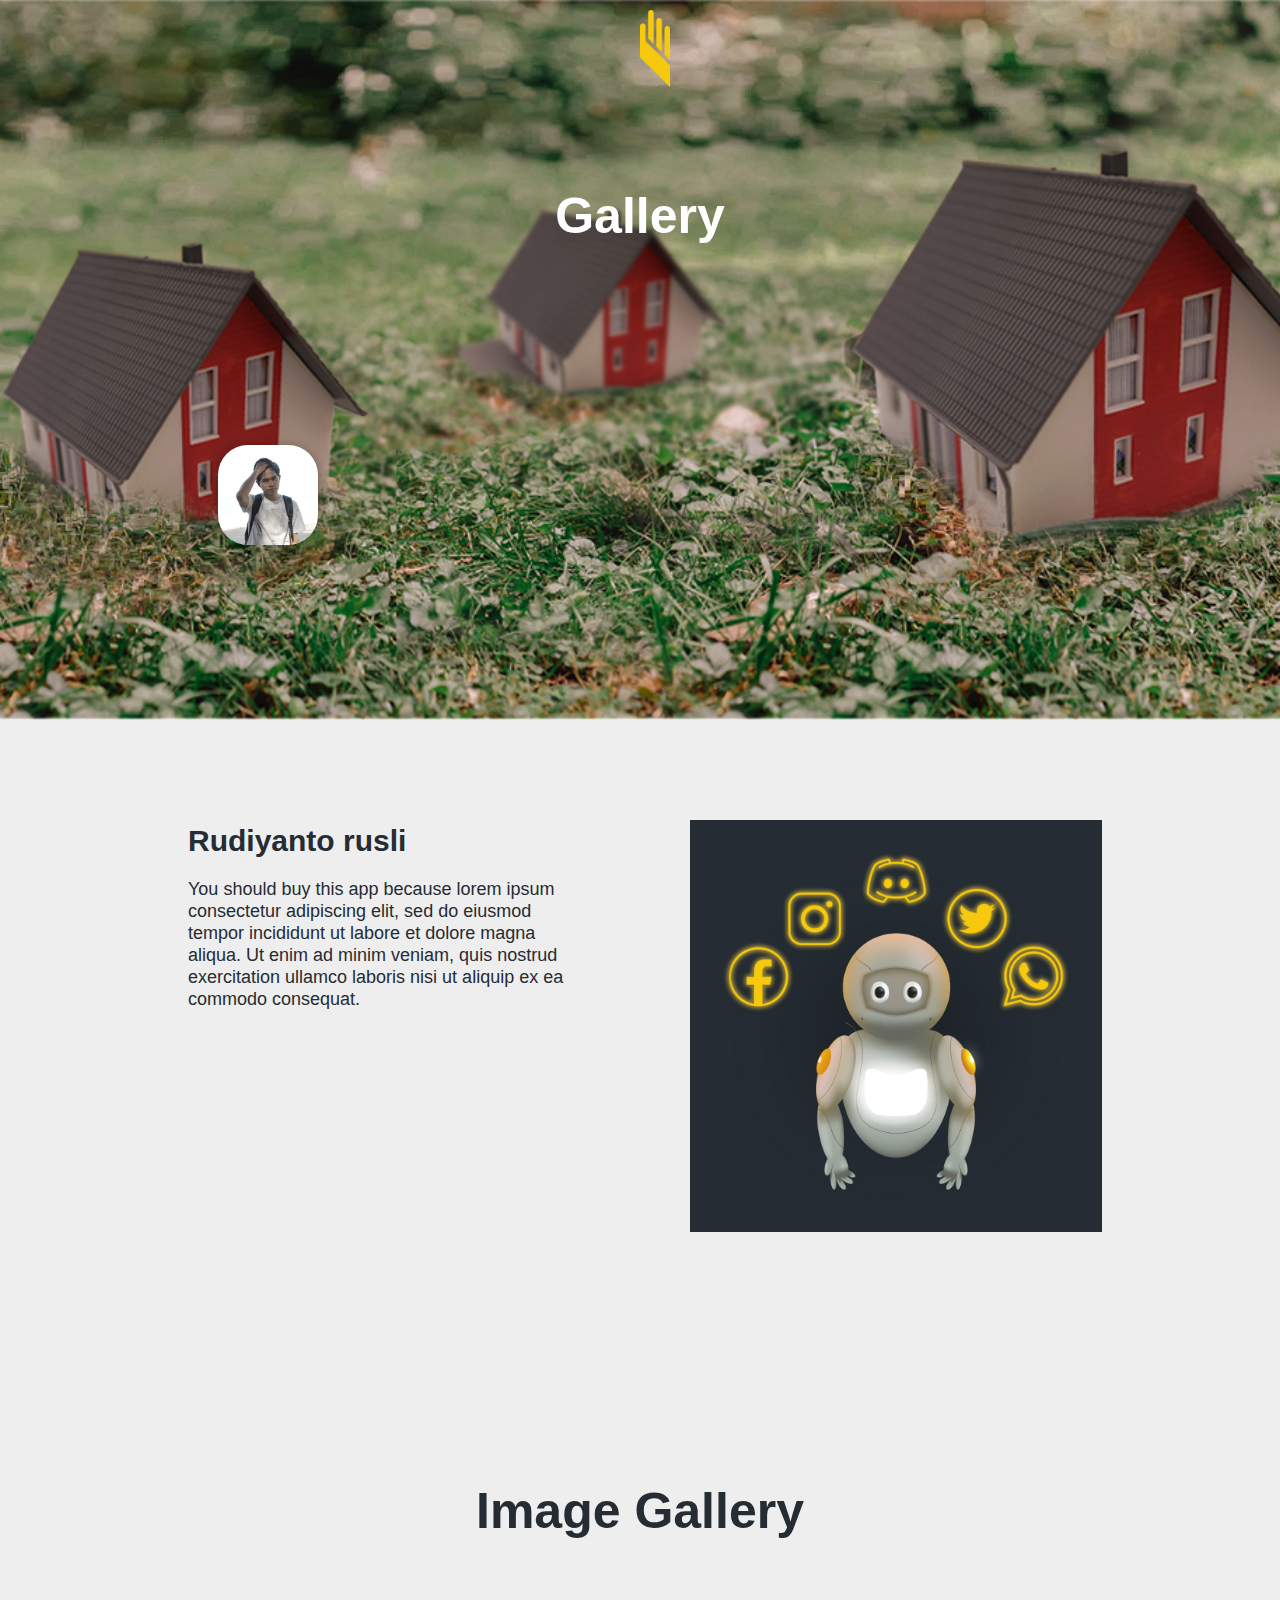
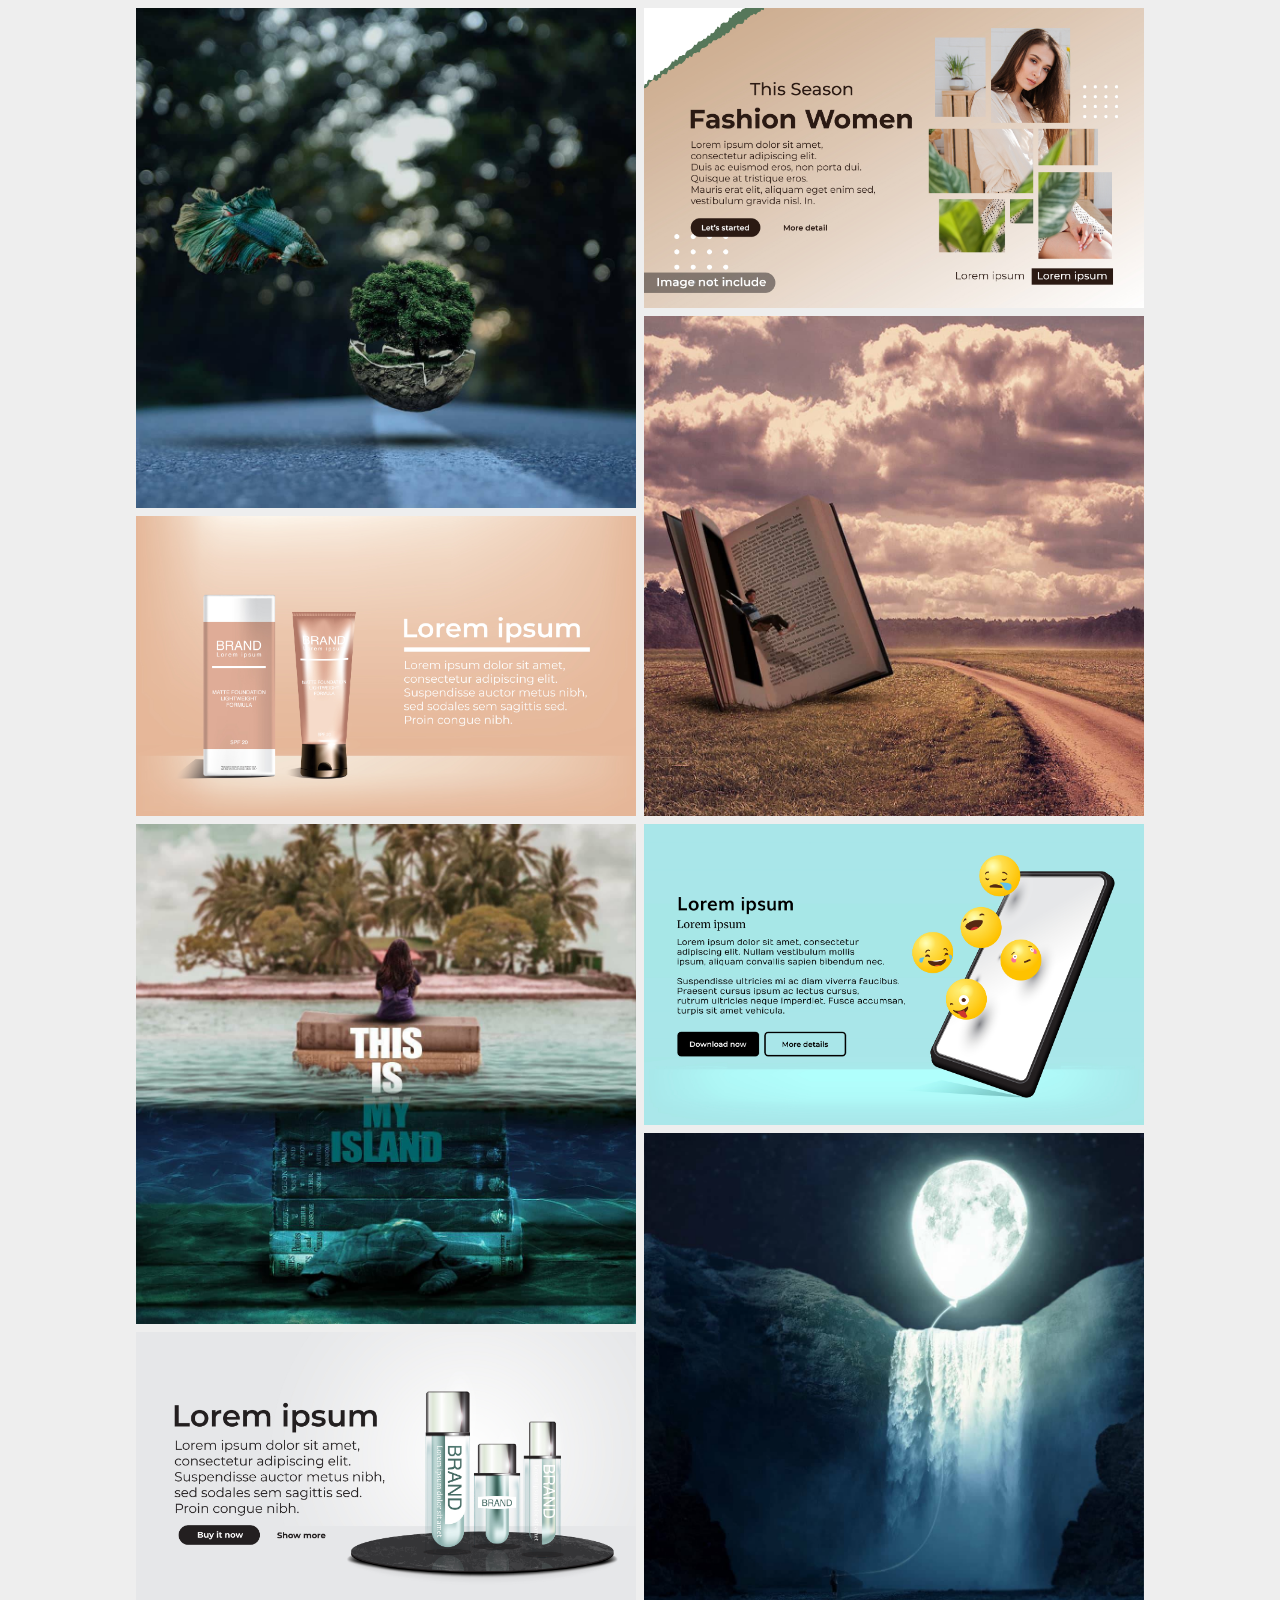
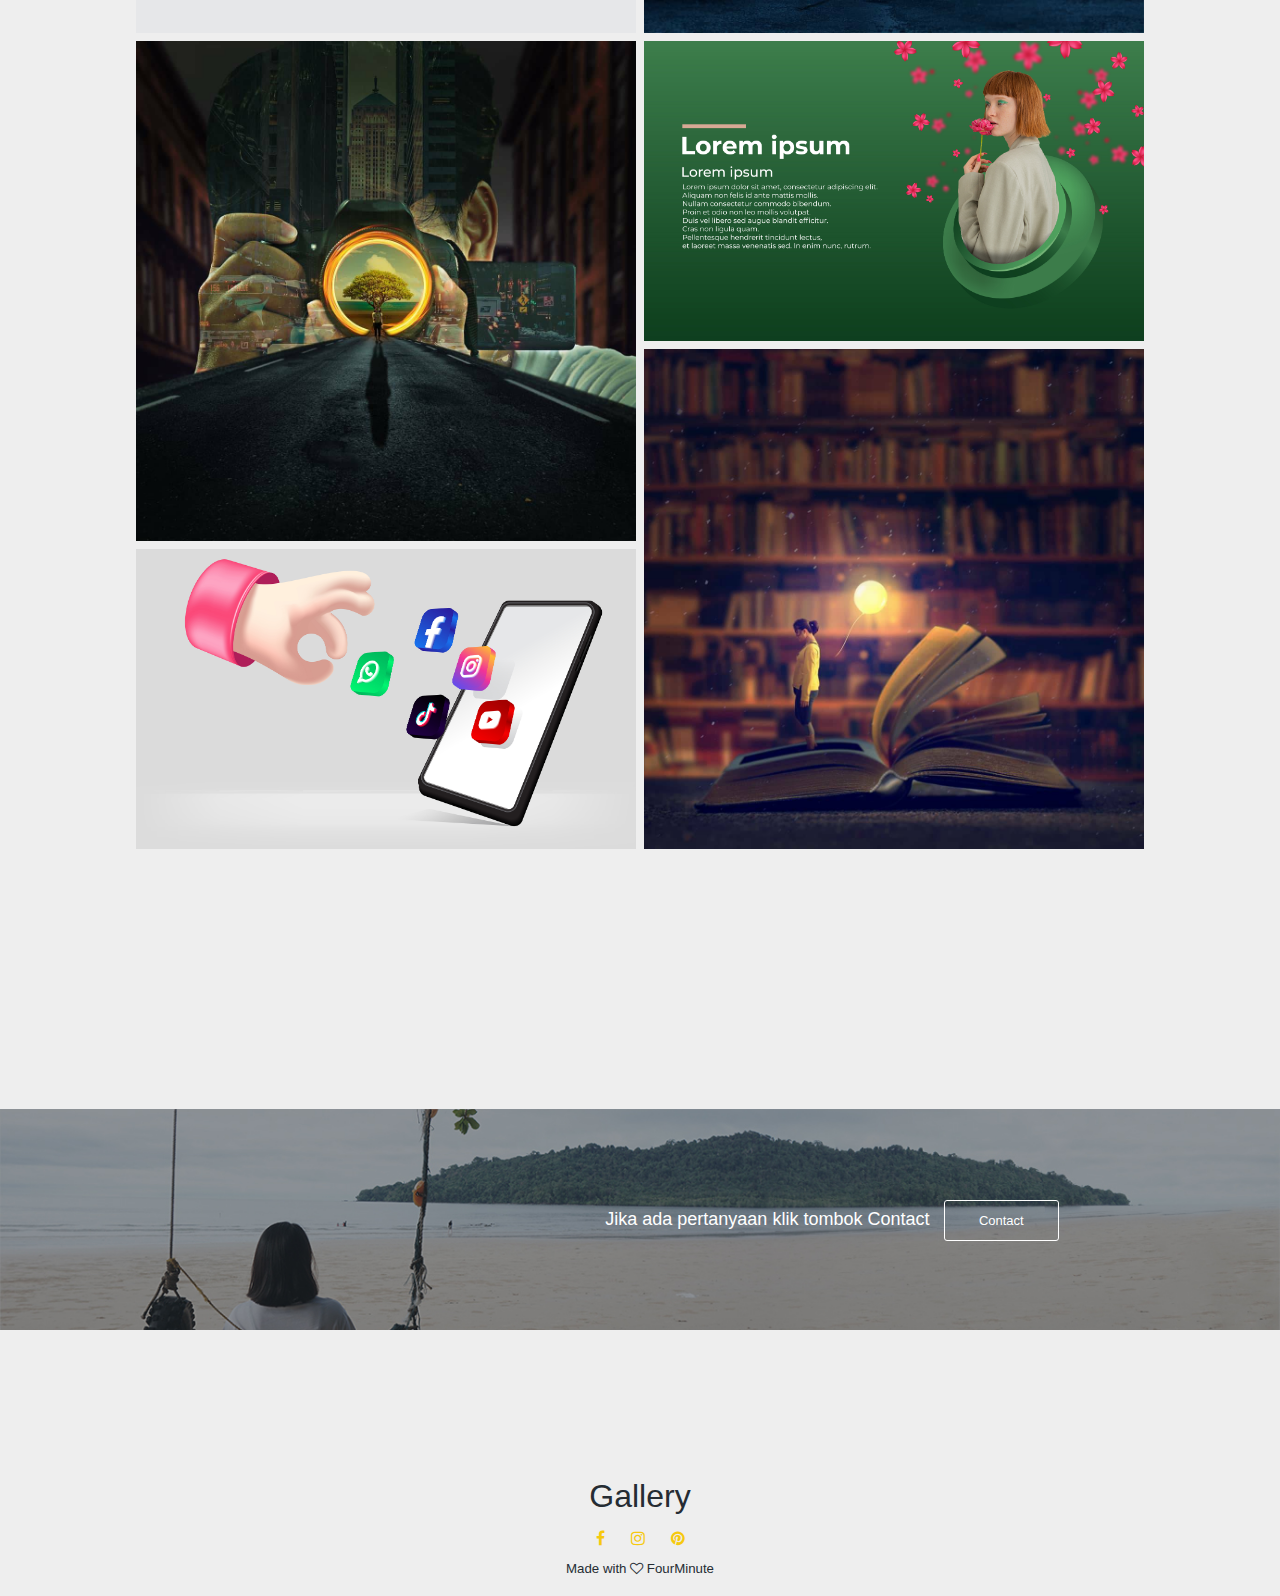
<file: Gallery.html>
<!DOCTYPE html>
<html lang="en">
<head>
    <meta charset="UTF-8">
    <meta http-equiv="X-UA-Compatible" content="IE=edge">
    <meta name="viewport" content="width=device-width, initial-scale=1.0">
    <title>Four minute</title>
    <link rel="icon" type="image/x-icon" href="/Icon/Favicon.png">
    <link rel="stylesheet" href="style.css">
    <link rel="preconnect" href="https://fonts.googleapis.com">
<link rel="preconnect" href="https://fonts.gstatic.com" crossorigin>
<link rel="stylesheet" href="https://cdnjs.cloudflare.com/ajax/libs/font-awesome/4.7.0/css/font-awesome.min.css" integrity="sha256-eZrrJcwDc/3uDhsdt61sL2oOBY362qM3lon1gyExkL0=" crossorigin="anonymous" />

</head>
<body class="gallerybodydark">
<section class="sub-header">
        <nav>
            <img src="/Icon/Logo yellow.png" id="gallerydark"></a>
        </nav>
        <h1>Gallery</h1>
        <div id="profilicon"></div>
</section>



<!--- About --->

<section id="gallerysatu">
<!-- The App Section -->
<div class="satu">
    <div class="dua">
        <div class="tiga-66">
            <p><span style="font-size:30px"><b>Rudiyanto rusli</b></span><br><br>You should buy this app because lorem ipsum consectetur adipiscing elit, sed do eiusmod tempor incididunt ut labore et dolore magna aliqua. Ut enim ad minim veniam, quis nostrud exercitation ullamco laboris nisi ut aliquip ex ea commodo consequat.</p>
        </div>
    <div class="empat-33">
        <img src="/Image/Gallery/Robot2.jpg" width="100%">
    </div>
    </div>
</div>
</section>


<!-- Gallery -->

<div class="mygallery">
    <h1>Image Gallery</h1>
</div>




<section id="bodygallery">
<!-- Photo Grid -->

    <div class="galleryrow"> 

        <div class="columngallery">
            <img src="/Image/Gallery/Gambar1.jpg" style="width:100%">
            <img src="/Image/Gallery/Gambar4.jpg" style="width:100%">
            <img src="/Image/Gallery/Gambar5.jpg" style="width:100%">
            <img src="/Image/Gallery/Gambar2.jpg" style="width:100%">
            <img src="/Image/Gallery/Gambar3.jpg" style="width:100%">
            <img src="/Image/Gallery/Gambar12.jpg" style="width:100%">
        </div>  
        <div class="columngallery">
            <img src="/Image/Gallery/Gambar6.jpg" style="width:100%">
            <img src="/Image/Gallery/Gambar9.jpg" style="width:100%">
            <img src="/Image/Gallery/Gambar8.jpg" style="width:100%">
            <img src="/Image/Gallery/Gambar11.jpg" style="width:100%">
            <img src="/Image/Gallery/Gambar10.jpg" style="width:100%">
            <img src="/Image/Gallery/Gambar7.jpg" style="width:100%">
        </div>

    </div>

</section>





<section class="cta">
    <h1>Jika ada pertanyaan klik tombok Contact</h1>
    <a href="#" class="contact-btn">Contact</a>
</section>





<!--- Footer --->

<section id="footer2">
    <h1>Gallery</h1>
    <div class="icon">
        <a href="https://www.facebook.com/RudzSan.Gatsu"><i class="fa fa-facebook"></i></a><a href="https://www.instagram.com/li_rudi23/"><i class="fa fa-instagram"></i></a><a href="https://id.pinterest.com/Robotsenja/_saved/"><i class="fa fa-pinterest"></i></a>
    </div>
    <h5>Made with <i class="fa fa-heart-o" id="heartgallery"></i> FourMinute</h5>
</section>





<!-- Dark mode-->
<script>
    var gallerydark= document.getElementById("gallerydark");
    
    gallerydark.onclick = function(){
        document.body.classList.toggle("gallerydark-theme");
        if(document.body.classList.contains("gallerydark-theme")){
            gallerydark.src = "/Icon/Logo white.png";
        }else{
            gallerydark.src = "/Icon/Logo yellow.png";
        }
    }
</script>




<!--- JavaScript for Toggle menu--->
<script>
    var navLink = document.getElementById("navLinks");

    function showmenu(){
        navLinks.style.right = "0";
    }
    function hidemenu(){
        navLinks.style.right = "-200px";
    }

</script>
</body>
</html>
</file>
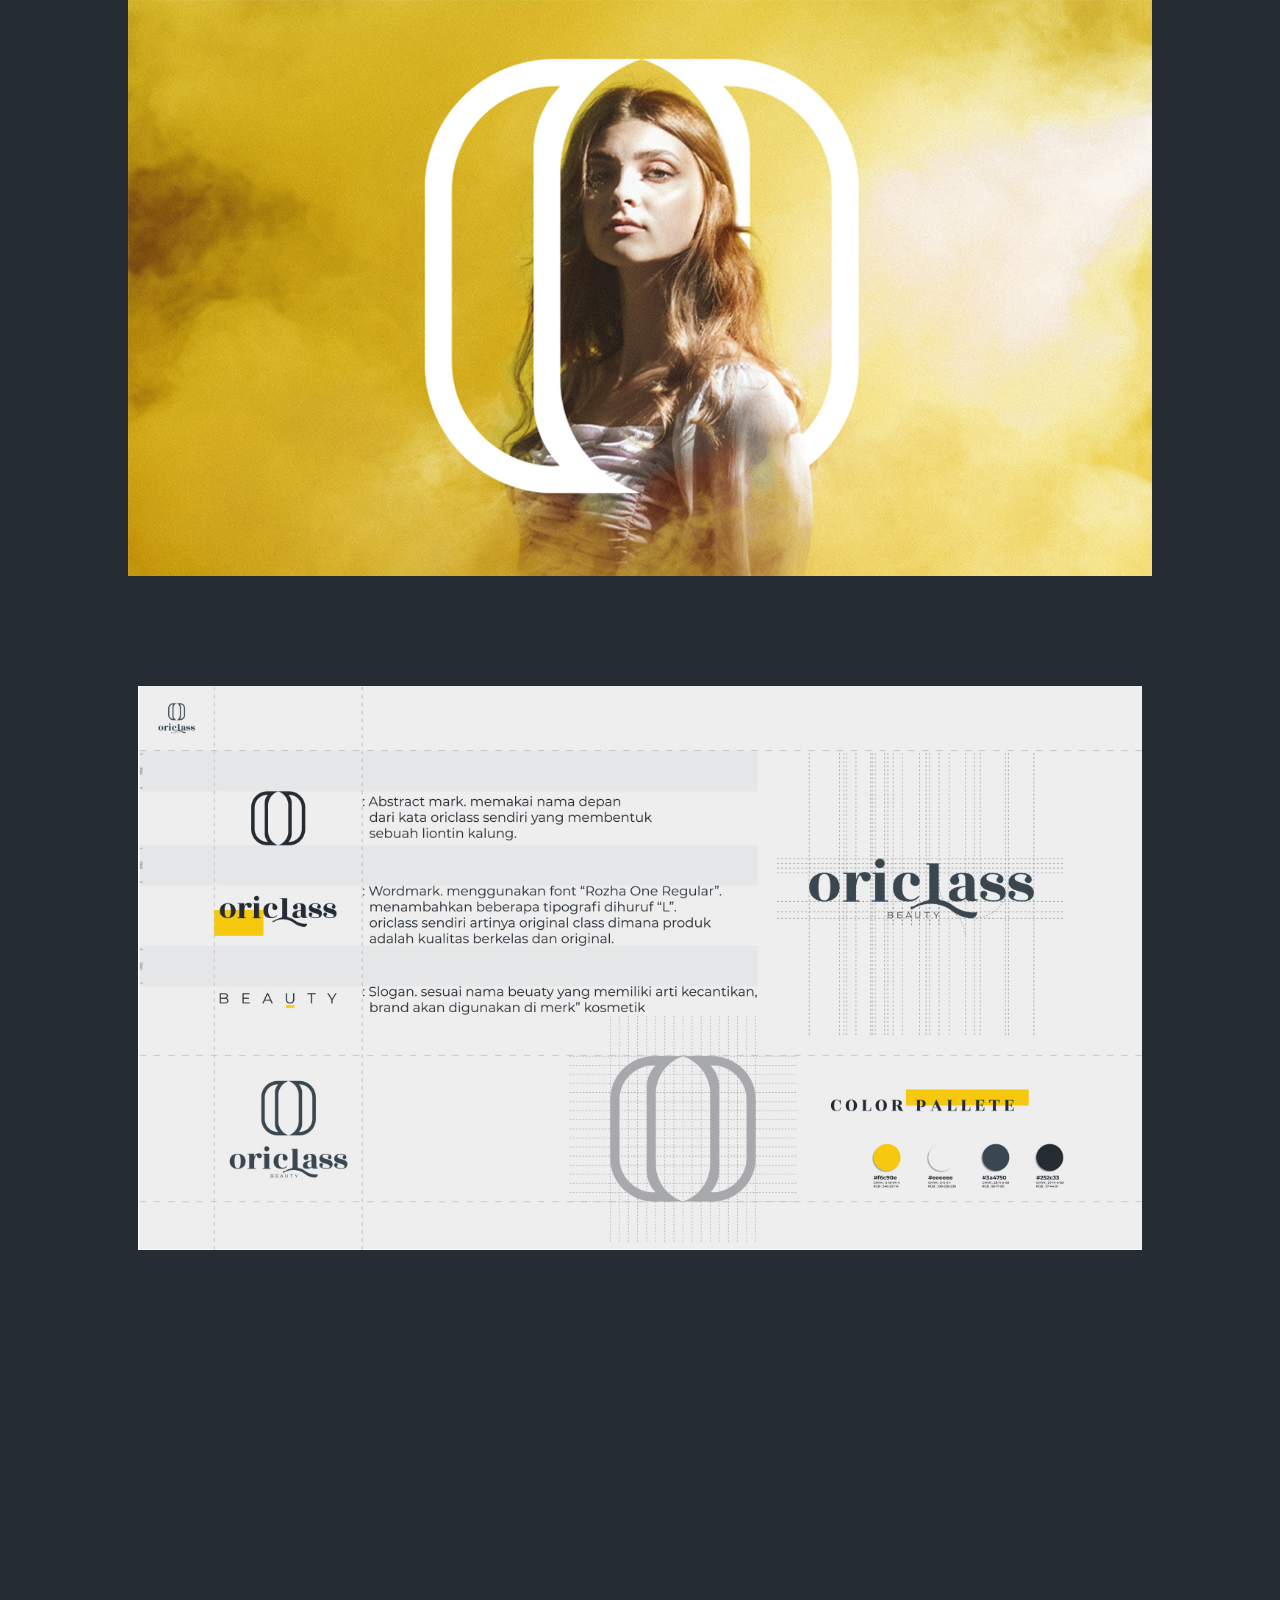
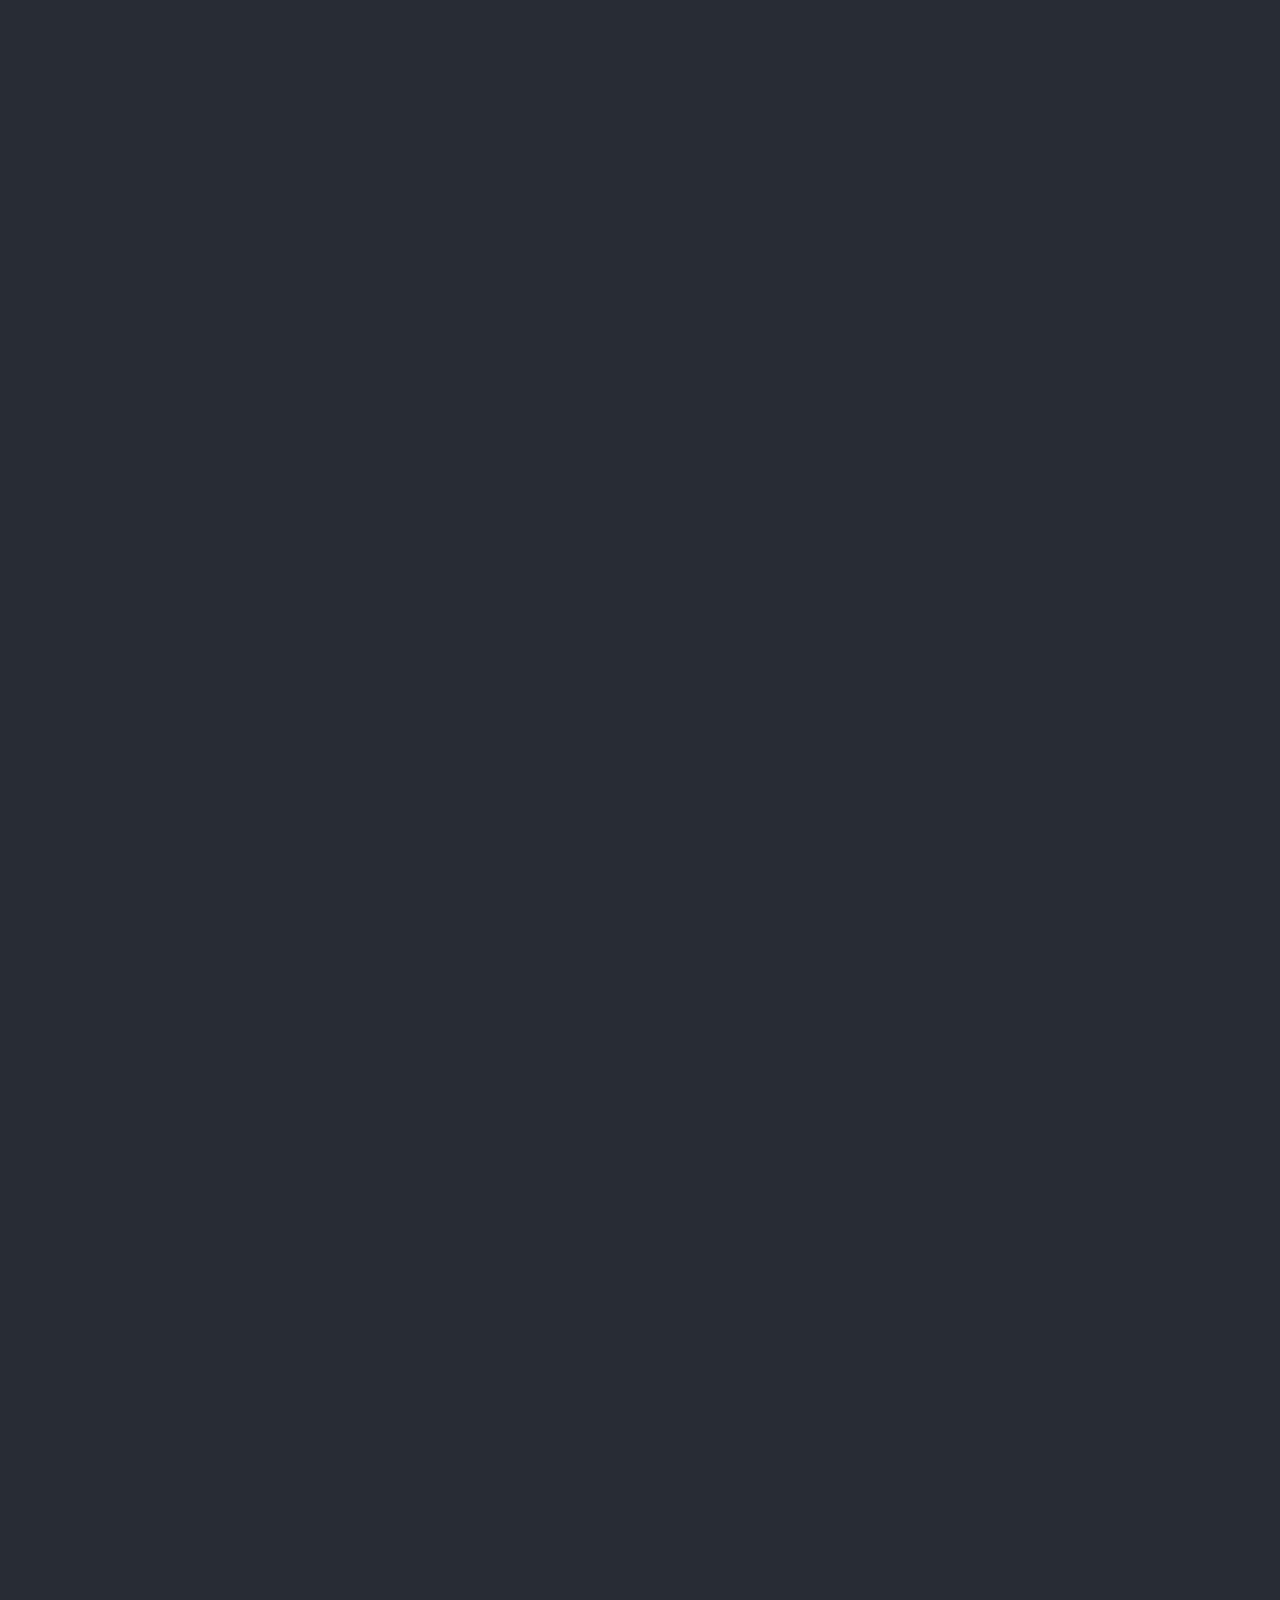
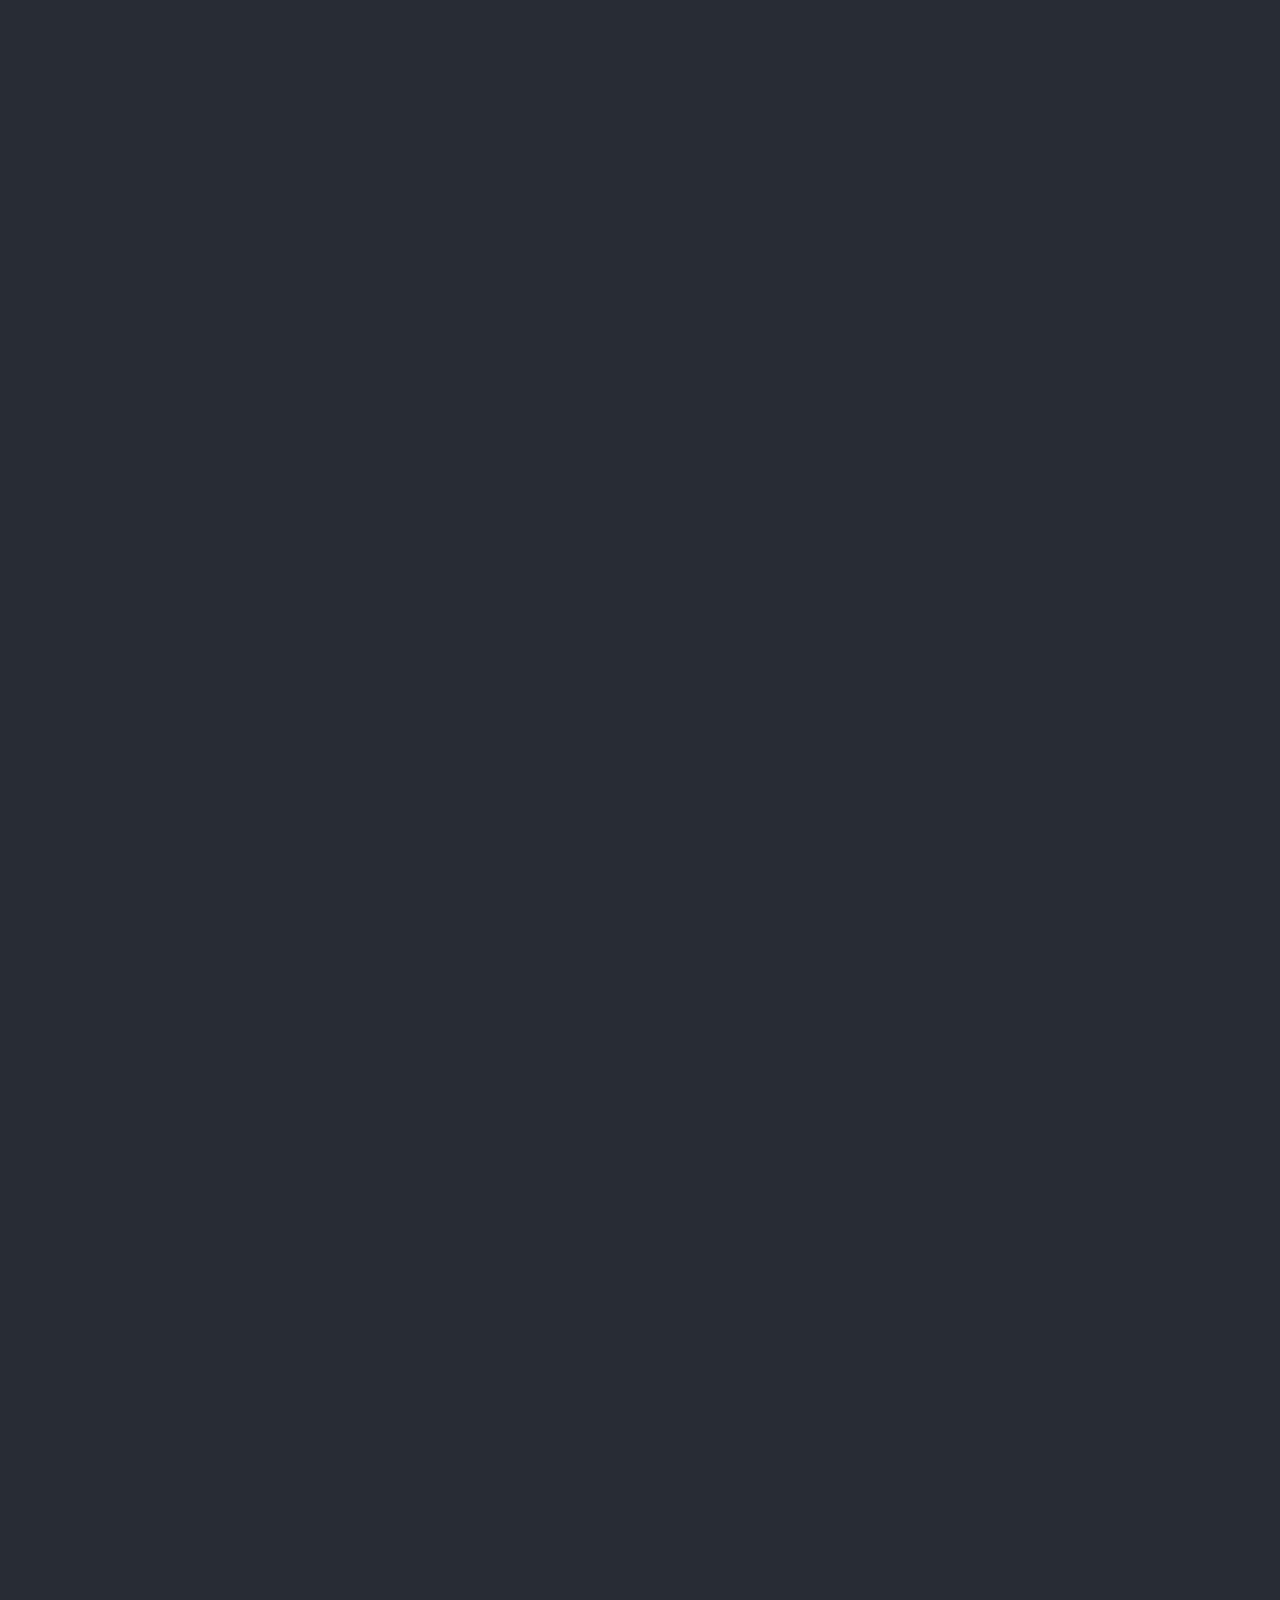
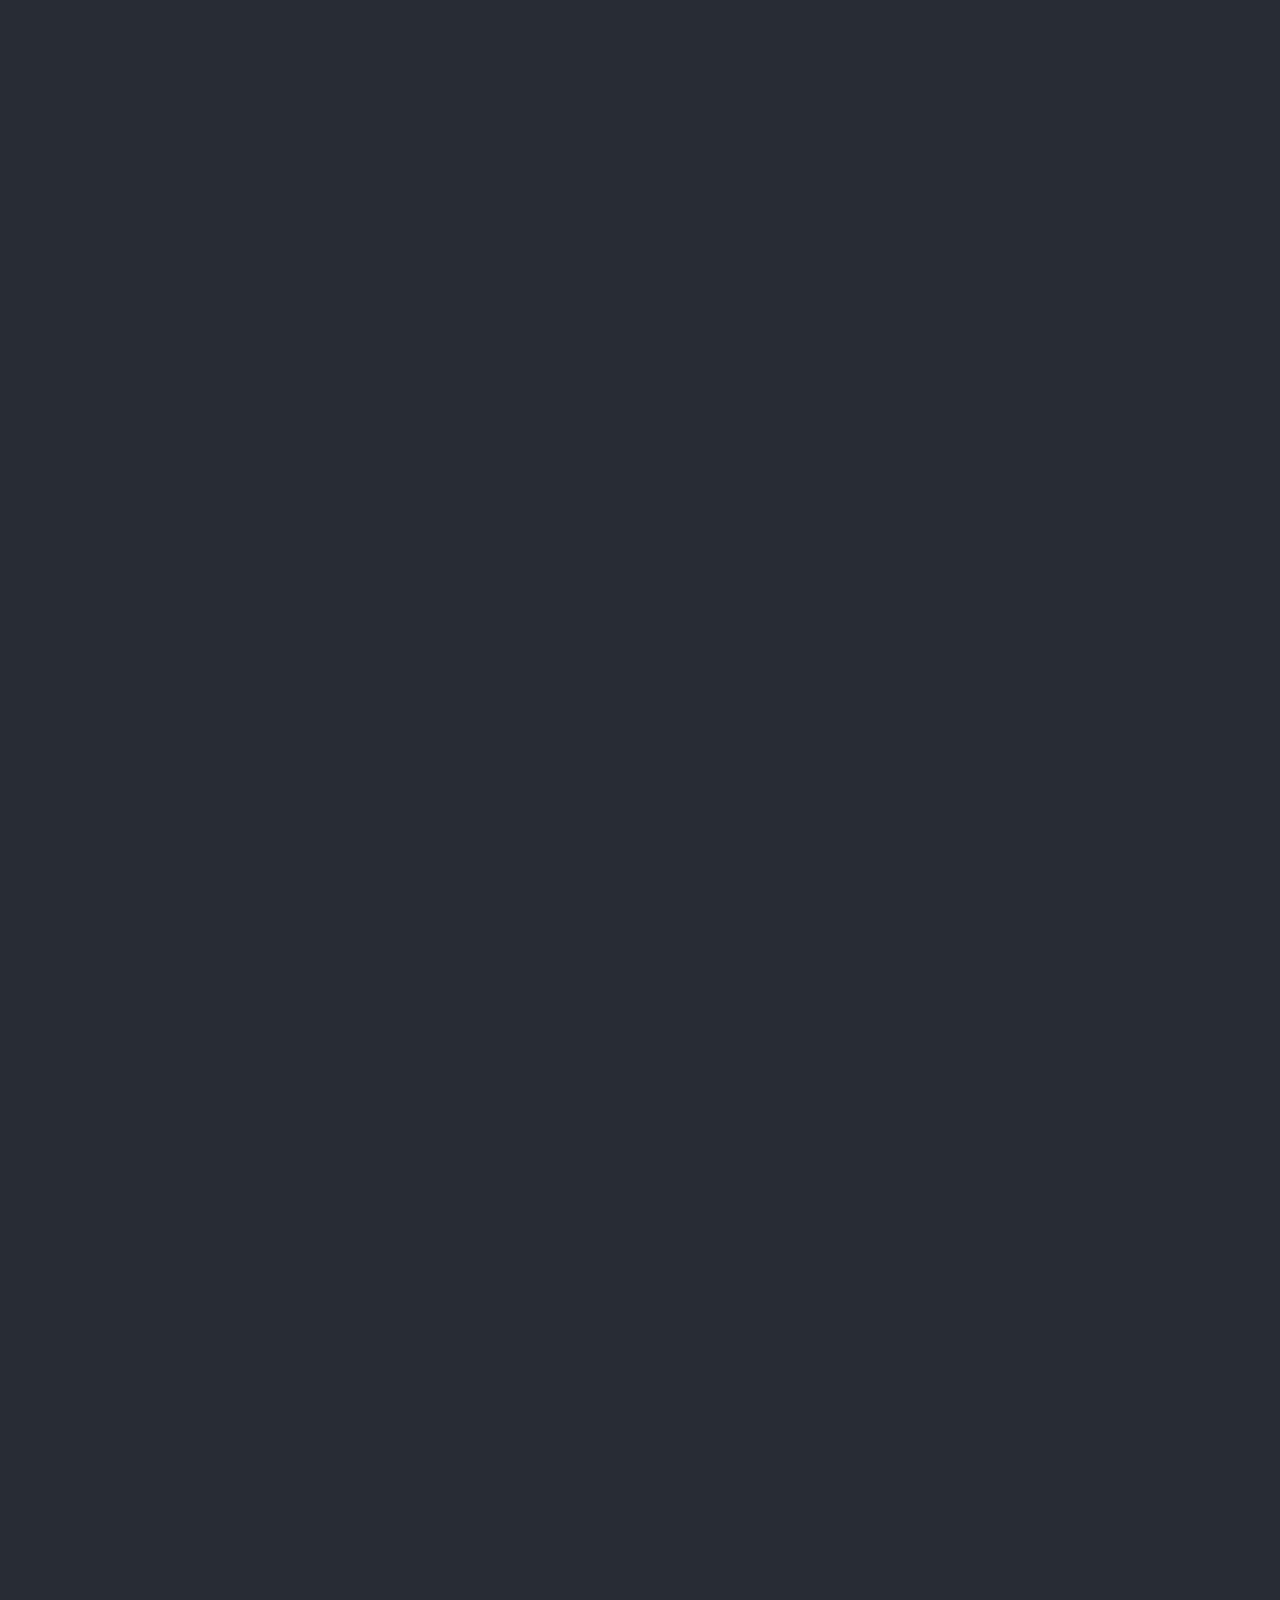
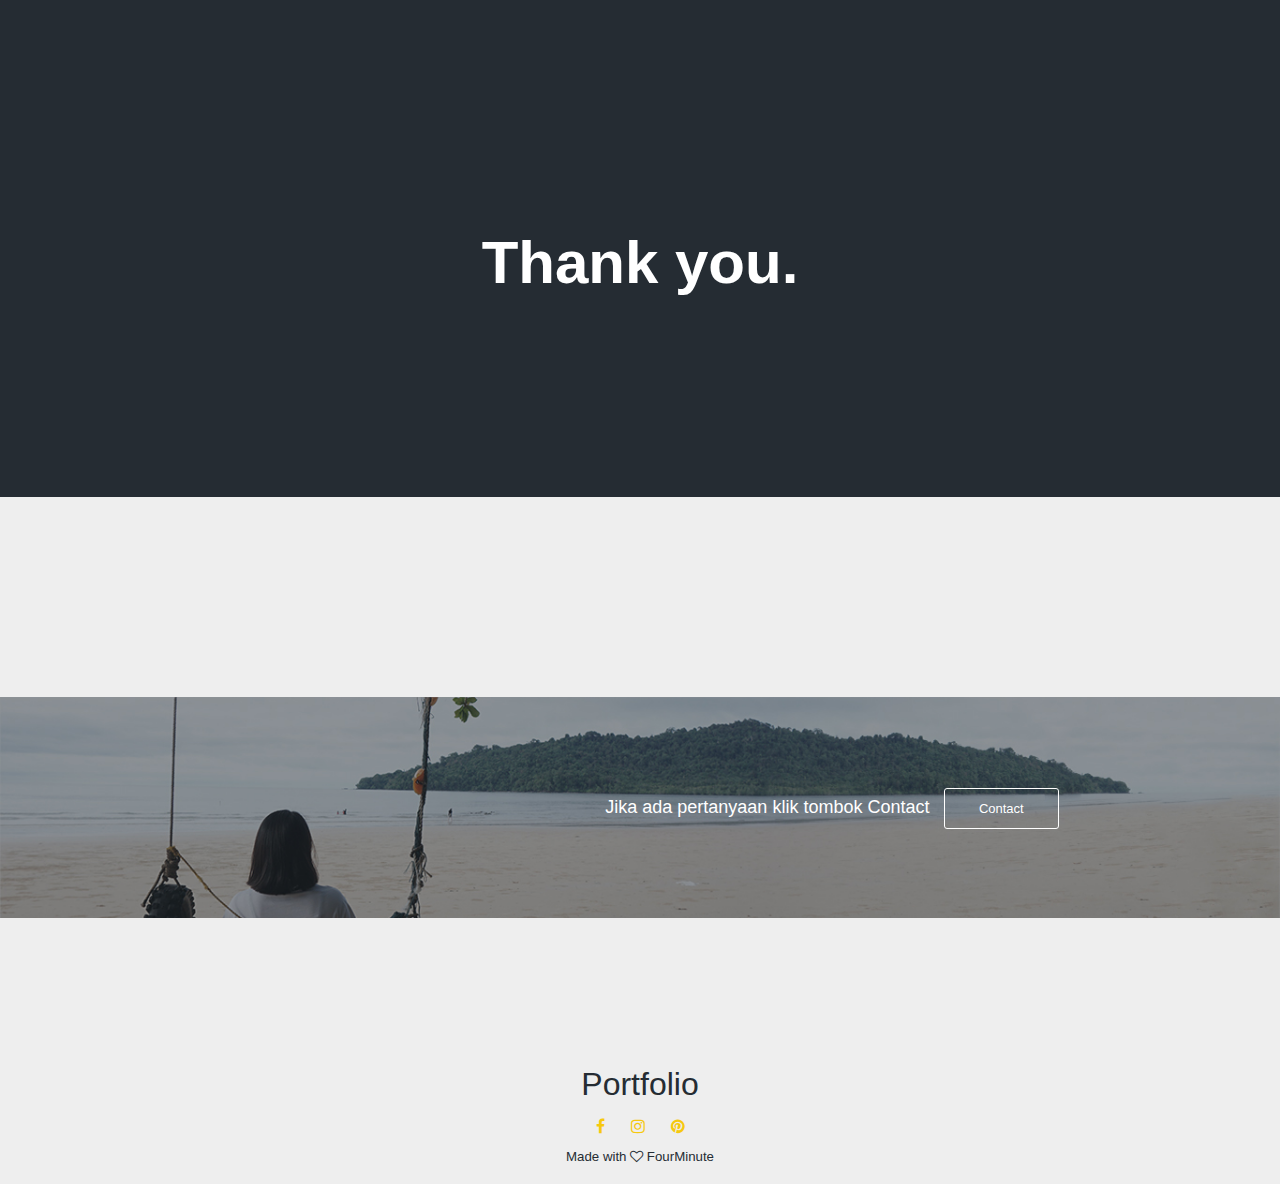
<file: Portfolio.html>
<!DOCTYPE html>
<html lang="en">
<head>
    <meta charset="UTF-8">
    <meta http-equiv="X-UA-Compatible" content="IE=edge">
    <meta name="viewport" content="width=device-width, initial-scale=1.0">
    <title>Four minute</title>
    <link rel="icon" type="image/x-icon" href="/Icon/Favicon.png">
    <link rel="stylesheet" href="style.css">
    <link rel="stylesheet" href="https://unpkg.com/aos@next/dist/aos.css" />
    <link rel="preconnect" href="https://fonts.googleapis.com">
<link rel="preconnect" href="https://fonts.gstatic.com" crossorigin>
<link rel="stylesheet" href="https://cdnjs.cloudflare.com/ajax/libs/font-awesome/4.7.0/css/font-awesome.min.css" integrity="sha256-eZrrJcwDc/3uDhsdt61sL2oOBY362qM3lon1gyExkL0=" crossorigin="anonymous" />

</head>
<body>
<section class="backgroundpotfolio">

<section class="sub-porto-induk">
        <img src="/Image/Portfolio/1.jpg" alt="">
</section>


<Section class="portocolumn">


<!--   Dua   -->

<div class="sub-porto">
    <div class="portoone">
        <div class="column-11" data-aos="fade-right" data-aos-duration="500" data-aos-once="true">
            <img src="/Image/Portfolio/2.jpg" width="100%">
        </div>

    </div>
</div>

<!--   Tiga   -->

<div class="sub-porto">
    <div class="portoone">
        <div class="column-11" data-aos="fade-left" data-aos-duration="500" data-aos-once="true">
            <img src="/Image/Portfolio/3.jpg" width="100%">
        </div>
    </div>
</div>


<!--  Empat  -->
<div class="sub-porto">
    <div class="columnrow">
        <div class="column-66" data-aos="fade-right" data-aos-duration="500" data-aos-once="true">
            <h1><span>Oriclass Cream.</span></h1>
            <p>Krim yang peduli dengan kulit wanita dengan bahan-bahan dari alam. Produk sudah terbukti banyak membantu merawat dan mengencangkan kulit wanita dengan baik. 
                produk sudah didukung oleh ahli kulit lulusan<br><br>Skincare University, Jepang.</p>
        </div>
        <div class="column-33" data-aos="fade-left" data-aos-duration="500" data-aos-once="true">
            <img src="/Image/Portfolio/4.jpg" width="100%">
        </div>
    </div>
</div>

<!--   lima   -->

<div class="sub-porto">
    <div class="columnrow">
        <div class="column-33"data-aos="fade-up" data-aos-duration="500" data-aos-once="true">
            <img src="/Image/Portfolio/5.jpg" width="100%">
            <h1 class="large-font-right"><b>Oriclass Fashion?</b></h1>
            <p><span style="font-size:24px">Tampil keren dengan Blazer biru.</span>Tidak hanya kosmetik, Oriclass juga menjual produk pakaian modis. Kamu bisa memilih warna favoritmu. dapatkan segera sebelum kehabisan</p>
        </div>
        <div class="column-66" data-aos="fade-up" data-aos-duration="700" data-aos-once="true">
            <img src="/Image/Portfolio/6.jpg" width="100%">
            <br>
            <h1 class="large-font-left"><b>Oriclass acne foam</b></h1>
            <p style="font-size: 15px;"><span style="font-size:23px">Hilang bersih seketika.</span>Produk kami terbuat 100% bahan herbal. sangat lembut dikulit, dan sudah terbukti khasiatnya.
            <br>Oriclass acne foam, Solusi wajah berjerawat, dengan kualitas maksimal.</p>
        </div>
    </div>
</div>


<!--   Enam   -->

<div class="sub-porto">
    <div class="columnrow">
        <div class="column-66" data-aos="fade-left" data-aos-duration="500" data-aos-once="true">
            <h1><span>Oriclass toner.</span></h1>
                <p>Pembersih kosmetik yang nyaman dikulit wajah. tidak lengkat ditangan dan melindungi kulit dari sinar matahari. </p>

        </div>
        <div class="column-33" data-aos="fade-right" data-aos-duration="500" data-aos-once="true">
            <img src="/Image/Portfolio/7.gif" width="100%">
        </div>
    </div>
</div>

<!--   Tujuh   -->

<div class="sub-porto">
    <div class="columnrow">
        <div class="column-11" data-aos="fade-up" data-aos-duration="500" data-aos-once="true">
            <img src="/Image/Portfolio/8.jpg" width="100%">
        </div>

    </div>
</div>

<div class="thanks">
    <h1>Thank you.</h1>
</div>



</Section>


</section>





<!-- Backup file portfolio -->

<!--
<Section class="portocolumn">

    <div class="portopart">
        <h1 class="xlarge-font"><b>Manipulation</b></h1>
    </div>    
    
    1 
    <div class="container" id="manipulation1">
        <div class="columnrow">
            <div class="column-66" data-aos="fade-right" data-aos-duration="500" data-aos-once="true">
                <h1><span>Take photos like a pro.</span></h1>
                <p>You should buy this app because lorem ipsum consectetur adipiscing elit, sed do eiusmod tempor incididunt.</p>
            </div>
            <div class="column-33" data-aos="fade-left" data-aos-duration="500" data-aos-once="true">
                <img src="/Image/Online meeting template background design.jpg" width="100%">
            </div>
        </div>
    </div>
    
    2   
    <div class="container">
        <div class="columnrow">
            <div class="column-33" data-aos="fade-right" data-aos-duration="500" data-aos-once="true">
                <img src="/Image/Special sale template vector design.jpg" width="100%">
            </div>
            <div class="column-66" data-aos="fade-left" data-aos-duration="500" data-aos-once="true">
                <h1><span>Take photos like a pro.</span></h1>
                    <p>You should buy this app because lorem ipsum<br> consectetur adipiscing elit, sed do eiusmod tempor incididunt.</p>
            </div>
        </div>
    </div>
    
      3  
    <div class="container">
        <div class="columnrow">
            <div class="column-66" data-aos="fade-right" data-aos-duration="500" data-aos-once="true">
                <h1><span>Take photos like a pro.</span></h1>
                    <p>You should buy this app because lorem ipsum<br> consectetur adipiscing elit, sed do eiusmod tempor incididunt.</p>
            </div>
            <div class="column-33" data-aos="fade-left" data-aos-duration="500" data-aos-once="true">
                <img src="/Image/Background Fashion women template design.jpg" width="100%">
            </div>
        </div>
    </div>
    
    <br><br><br><br><br><br><br><br><br>
    
    
    
    
   Vector design 

    <div class="portopart">
        <h1 class="xlarge-font"><b>Vector design</b></h1>
    </div>    
    
   4   
    
    <div class="container">
        <div class="columnrow">
            <div class="column-33"data-aos="fade-up" data-aos-duration="500" data-aos-once="true">
                <img src="/Image/Special sale template vector design.jpg" width="100%">
                <h1 class="large-font-right"><b>Pixels, who?</b></h1>
                <p><span style="font-size:24px">A revolution in resolution.</span> Sharp and clear photos with the world's best photo engine, incididunt ut labore et dolore magna aliqua. .</p>
            </div>
            <div class="column-66" data-aos="fade-up" data-aos-duration="500" data-aos-once="true">
                <img src="/Image/Grand opening project template vector.jpg" width="100%">
                <br>
                <h1 class="large-font-left"><b>Pixels, who?</b></h1>
                <p style="font-size: 15px;"><span style="font-size:23px">A revolution in resolution.</span> Sharp and clear photos with the world's best photo engine, incididunt ut labore et dolore magna aliqua..</p>
            </div>
        </div>
    </div>
    
   5   
    <div class="container">
        <div class="columnrow">
            <div class="column-33">
                <img src="/Image/Background Fashion women template design.jpg" width="100%">
            </div>
            <div class="column-66">
                <h1><span>Take photos like a pro.</span></h1>
                    <p>You should buy this app because lorem ipsum<br> consectetur adipiscing elit, sed do eiusmod tempor incididunt.</p>
            </div>
        </div>
    </div>
    
  6  
    
    <div class="container">
        <div class="columnrow">
            <div class="column-66">
                <h1><span>Take photos like a pro.</span></h1>
                    <p>You should buy this app because lorem ipsum<br> consectetur adipiscing elit, sed do eiusmod tempor incididunt.</p>
            </div>
            <div class="column-33">
                <img src="/Image/Online meeting template background design.jpg" width="100%">
            </div>
        </div>
    </div>
    
    <br><br><br><br><br><br><br><br><br>
    
    
    
    
  Logo Brand 
    
    <div class="portopart">
        <h1 class="xlarge-font"><b>Logo brand</b></h1>
    </div>    
    
     7  
    
    <div class="container">
        <div class="columnrow">
            <div class="column-11">
                <img src="/Image/Special sale template vector design.jpg" width="100%">
            </div>
    
        </div>
    </div>
    
    8  
    
    <div class="container">
        <div class="columnrow">
            <div class="column-11">
                <img src="/Image/Special sale template vector design.jpg" width="100%">
            </div>
    
        </div>
    </div>
    
    </Section>

-->

<!---  Contact me --->

<section class="cta">
    <h1>Jika ada pertanyaan klik tombok Contact</h1>
    <a href="#" class="contact-btn">Contact</a>
</section>






<!--- Footer --->

<section id="footer1">
    <h1>Portfolio</h1>
    <div class="icon">
        <a href="https://www.facebook.com/RudzSan.Gatsu"><i class="fa fa-facebook"></i></a><a href="https://www.instagram.com/li_rudi23/"><i class="fa fa-instagram"></i></a><a href="https://id.pinterest.com/Robotsenja/_saved/"><i class="fa fa-pinterest"></i></a>
    </div>
    <h5>Made with <i class="fa fa-heart-o" id="heart"></i> FourMinute</h5>
</section>

</section>


<!--AOS animassi-->
<script src="https://unpkg.com/aos@next/dist/aos.js"></script>
    <script>
        AOS.init();
        /*-- Bisa di isi =duration once disini untuk all effect--*/
    </script>

<!-- Dark mode-->
<script>
    var porfoliodark= document.getElementById("porfoliodark");
    
    porfoliodark.onclick = function(){
        document.body.classList.toggle("portodark-theme");
        if(document.body.classList.contains("portodark-theme")){
            porfoliodark.src = "/Icon/icon logo.png";
        }else{
            porfoliodark.src = "/Icon/icon logo.png";
        }
    }
</script>


</script>
</body>
</html>
</file>
<file: style.css>
*{
    padding: 0;
    margin: 0;
    text-decoration: none;
    list-style: none;
    font-family: 'Montserrat', sans-serif;
    box-sizing: border-box;
}

body{
    overflow-x: hidden;
    background: var(--secondary-color);
}


#moon {
    width: 30px;
    cursor: pointer;
    transform: translateY(400%);
    margin-left: 90%;
}
@media(max-width:710px){
    #moon { transform: translateY(750%);}
}


/*----- Home dark mode -----*/

:root{
    --primary-color: #252c33;
    --secondary-color: #eeeeee;
    --third-color: rgb(37, 44, 51,.5);
    --four-image: url(/Image/Landingpage/HomeDay.jpg);
    --icon-image: url(/Icon/Logo\ black.png)
}
.dark-theme {
    --primary-color: #eeeeee;
    --secondary-color: #252c33;
    --third-color: rgb(246, 201, 14,.3);
    --four-image: url(/Image/Landingpage/HomeNight.jpg);
    --icon-image: url(/Icon/Logo\ white.png)
}





/*-------Portgolio dark mode------*/

:root{
    --firstporto-color: #252c33;
    --secondporto-color: #eeeeee;
}
.portodark-theme {
    --firstporto-color: #eeeeee;
    --secondporto-color: #252c33;
}



/*-------Gallery dark mode------*/

:root{
    --firstgallery-color: #eeeeee;
    --secondgallery-color: #252c33;
    --thirdgallery-color: rgba(0,0,0,.3);
    --fourgallery-image : url(/Image/Landingpage/Galleryday.jpg);
}
.gallerydark-theme {
    --firstgallery-color: #252c33;
    --secondgallery-color: #eeeeee;
    --thirdgallery-color: rgb(246, 201, 14,.5);
    --fourgallery-image : url(/Image/Landingpage/Gallerynight.jpg);
}












/* Cara pertama Jika Jalur X keluar gunakan ini

body{
    overflow-x: hidden; 
} */



.header {
    min-height: 100vh;
    width: 100%;
    background-image: var(--four-image);
    background-position: center;
    background-size: cover;
    position: relative;
}


.text-box{
    width: 90%;
    color: white;
    position: absolute;
    top: 50%;
    left: 50%;
    transform: translate(-50%,-50%);
    text-align: center;

}

.text-box h1{
    font-size: 60px;
}

.text-box p{
    margin: 10px 0 40px;
    font-size: 20px;
}

.hero-btn{
    display: inline-block;
    color: var(--primary-color);
    border: 1px solid var(--primary-color);
    border-radius: 5px;
    padding: 12px 34px;
    font-size: 13px;
    background: transparent;
    position: relative;
    cursor: pointer;
    transition: .6s;
}

.hero-btn:hover{
    border: 1px solid #f6c90e;
    background: #f6c90e;
}

nav .fa{
    display: none;
}


#textportfolio{
    animation: textportfolio 4s ease-in-out infinite;
}


@keyframes textportfolio {
    0% {opacity: 0;}
    50% {opacity: 1;}
    100% {opacity: 0;}
}

























/*-- Navbar ---*/

#navbar {
    background-color: var(--third-color);
    position: fixed;
    top: 0;
    left: 0;
    width: 100%;
    display: block;
    transition: top 0.3s;
    z-index: 1;
}

#active {
    transform: translateY(-7px);
    z-index: 2;
    display: block;
    transition: 0.3s;
    margin: 20px;
    margin-left: 60px;
    position: fixed;
}

#navbar a {
    float: right;
    display: block;
    color: white;
    text-align: center;
    padding: 30px;
    text-decoration: none;
    font-size: 17px;
}

#navbar a:hover {
    background-color: var(--third-color);
    color: white;
}

.iconlogo {
    width: 10px;
    display: relative;
}

@media(max-width: 710px){
    #navbar a{
        display: none;
    }
    #active img{
        display: none;
    }
    .containlogo {
        height: 60px;
    }
    .containlogoreal {
        width: 50px;
        height: 70px;
        margin-top: -50px;
        margin-left: 5%;
        background-image: var(--icon-image);
        background-size: 20px auto;
        background-repeat: no-repeat;
    }
}























/*----- Sidebar -----*/

#navigasi{
    opacity: .5;
}
#myLinks {
    position: absolute;
    transform: translateY(2%);
    text-align: center;
    transition: .5s;
    
}
#myLinks{
    display: none;
}

#topnav {
    position: absolute;
    top: 6%;
    right: -200px;
    transform: translateY(-50%);
    
}


@media(max-width: 710px){

#navigasi{
    opacity: 1;
}
#myLinks {
    border-radius: 8px;
    width: 55px;
    height: 220px;
    position: absolute;
    transform: translateY(2%);
    transform: translateX(-25%);
    text-align: center;
    transition: .5s;
    
}
#myLinks{
    display: none;
}

.linksbars{
    color: var(--primary-color);
}

#topnav {
    position: absolute;
    right: 45px;
    transform: translateY(-50%);
}

.linksclose .fa{
    background-color:var(--secondary-color);
    border-radius: 5px;
}

#myLinks .fa{
    width: 50px;
    margin-top: 7px;
    color: var(--primary-color);
    transform: translateY(-20%);
    line-height: 50px;
}
#myLinks .fa:hover{
    background-color: var(--secondary-color);
    color: #f6c90e;
    border-radius: 5px;
    width: 50px;
}

}




































/* ------ Portfolio ----- */


.portfolio{
    width: 80%;
    margin: auto;
    text-align: center;
    padding-top: 150px;
}


.portfolio h1{
    font-size: 50px;
    font-weight: 600;
    color: var(--primary-color);
}

p{
    color: var(--primary-color);
    font-size: 18px;
    font-weight: 300px;
    line-height: 22px;
    padding: 10px;
}

.row{
    margin-top: 5%;
    display: flex;
    justify-content: space-between;
}

.portfolio-col{
    flex-basis: 30%;
    margin-bottom: 100px;  /*Jarak gambar*/
    position: relative;
}
/*
.layer h3{
    text-align: center;
    margin: 10px 0;
    width: 100%;
    font-weight: 500;
    font-size: 26px;
    bottom: 5px;
    left: 50%;
    transform: translateX(-50%);
    position: absolute;
    color: #eeeeee;
    opacity: 0;
    transition: .5s;
}
*/
.portfolio-col img{
    width: 100%;
    display: block;
    border-radius: 10px;
}

/*
.layer{
    background-color: transparent;
    height: 100%;
    width: 100%;
    position: absolute;
    top: 0;
    left: 0;
    transition: .5s;
}

.layer:hover{
    background-color: rgba(255, 255, 255,.5);
    border-radius: 10px;
}

.layer:hover h3{
    bottom: 40%;
    opacity: 1;
    color: #252c33;
}
*/

@media(max-width: 710px){
    .portfolio-col {
        width: 70%;
        margin-bottom: 30px;
    }
    .row {
        align-items: center;
        flex-direction: column;
    }
    .portfolio p{
        font-size: 16px;
    }
}








/* The Modal (background) */


#myImg:hover {opacity: 0.7;}
#myImg1:hover {opacity: 0.7;}
#myImg2:hover {opacity: 0.7;}

#myImg {
    cursor: pointer;
    transition: 0.3s;
}
#myImg1 {
    cursor: pointer;
    transition: 0.3s;
}
#myImg2 {
    cursor: pointer;
    transition: 0.3s;
}
.modal {
    display: none; /* Hidden by default */
    position: fixed; /* Stay in place */
    z-index: 9999; /* Sit on top */
    padding-top: 100px; /* Location of the box */
    left: 0;
    top: 0;
    width: 100%; /* Full width */
    height: 100%; /* Full height */
    overflow: auto;  /*Enable scroll if needed */
    background-color: rgb(0,0,0); /* Fallback color */
    background-color: rgba(0,0,0,0.9); /* Black w/ opacity */
}
/* Modal Content (image) */
.modal-content {
    margin: auto;
    display: block;
    width: 80%;
    max-width: 700px;
}
/* Caption of Modal Image */
#caption {
    margin: auto;
    display: block;
    width: 80%;
    max-width: 700px;
    text-align: center;
    color: #ccc;
    padding: 10px 0;
    height: 150px;
}

/* Add Animation */
.modal-content, #caption {  
    -webkit-animation-name: zoom;
    -webkit-animation-duration: 0.6s;
    animation-name: zoom;
    animation-duration: 0.6s;
}

@-webkit-keyframes zoom {
    from {-webkit-transform:scale(0)} 
    to {-webkit-transform:scale(1)}
}

@keyframes zoom {
    from {transform:scale(0)} 
    to {transform:scale(1)}
}
/* The Close Button */
.close {
    position: absolute;
    top: 15px;
    right: 35px;
    color: #f1f1f1;
    font-size: 40px;
    font-weight: bold;
    transition: 0.3s;
}

.close:hover,
.close:focus {
    color: #bbb;
    text-decoration: none;
    cursor: pointer;
}

  /* 100% Image Width on Smaller Screens */
@media only screen and (max-width: 700px){
    .modal-content {
        width: 100%;
    }
}












/*---- Gallery ----*/

.gallery{
    width: 100%;
    margin: auto;
    text-align: center;
    padding-top: 150px;
}

.gallery img{
    padding-top: 50px;
    display: flex;
    border-radius: 5px;
    width: 100%;
}

.gallery h1{
    font-size: 50px;
    font-weight: 600;
    color: var(--primary-color);
}
.gallery p{
    color: var(--primary-color);
    font-size: 18px;
    font-weight: 300px;
    line-height: 22px;
    padding: 10px;
}

.galleryslide{
    margin-top: 5%;
}

.myslides {
    display:none;
}

@media(max-width: 710px){
    .gallery p{
        font-size: 16px;
    }
}

























/*----Ulasan Software----*/

.software {
    margin-bottom: 200px;
    margin-top: 200px;
    margin: 10%;
}

.software .row {
    display: flex;
    flex-wrap: wrap;
    padding: 0 4px;
}

/*Create four equal columns that sits next to each other*/
.column {
    flex: 25%;
    max-width: 100%;
    padding: 0px;
    margin-left: 8%;
    transition: 1s;
}

.column img {
    margin-top: 50px;
    vertical-align: middle;
}

.column img:hover{
    max-width: 75%;
}

/*Responsive layout - makes the two columns stack on top of each other instead of next to each other*/
@media (max-width: 710px) {
    .column {
        flex: 100%;
        max-width: 100%;
    }
    .software .row{
        width:80%;
        margin:auto;
    }
}

















/*--- contact ---*/

.cta{

    background-image: url(/Image/Contact/Contact.jpg);
    background-repeat: no-repeat;
    background-size: 100% auto;
    padding: 100px 0px;
    margin: 10% auto;
    margin-top: 200px;
    text-align: center;
}

.cta h1{
    margin-left: 30%;
    color: white;
    font-size: 18px;
    font-weight: 500;
    padding: 0;
    margin-right: 10px;
    display: inline-block;
}

.contact-btn{
    float: none;
    color: white;
    border: 1px solid #fff;
    padding: 12px 34px;
    font-size: 13px;
    background: transparent;
    cursor: pointer;
    transition: .6s;
    border-radius: 3px;
}

.contact-btn:hover{
    border: 1px solid #f6c90e;
    background: #f6c90e;
}


@media(max-width: 1000px){
    .cta h1{
        font-size: 18px;
        margin-left: 0;
    }
    .contact-btn{
        padding: 12px 30px;
        font-size: 13px;
    }
}

@media(max-width: 600px){
    .cta h1{
        font-size: 13px;
        margin-left: 0;
    }
    .contact-btn{
        margin-right: 0;
        padding: 8px 15px;
        font-size: 12px;
    }
}






















/*------- Location --------*/

.location{
    width: 80%;
    margin: auto;
    padding: 80px 0;
}
.location iframe{
    width: 100%;
}
@media(max-width: 710px){
    .location{
        width: 100%;
    }
}






/*--Contact us--*/


.contact-col div{
    display: flex;
    align-items: center;
    margin-bottom: 40px;
}

.contact-us{
    width: 80%;
    margin: auto;
}
.contact-col{
    flex-basis: 40%;
    margin-bottom: 30px;
}
.address{
    text-align: center;
}

.contact-col div{
    color: var(--primary-color);
}

.contact-col div .fa{
    font-size: 28px;
    margin: 10px;
    margin-right: 30px;
}
.contact-col div p{
    font-size: 15px;
    padding: 0;
    color: var(--primary-color);
}
.contact-col div h5{
    font-size: 18px;
    margin-bottom: 5px;
    font-weight: 400;

}


.contact-col input, .contact-col textarea{
    width: 80%;
    padding: 15px;
    margin-bottom: 17px;
    outline: none;
    border: 1px solid var(--primary-color);
    box-sizing: border-box;
}





/*------------------End Home-----------------------------*/
























/*----- Portfolio page portfolio -----*/





.sub-porto-induk{
    width: 80%;
    margin: auto;
    text-align: center;
}    

.sub-porto{
    height: 100%;
    width: 80%;
    margin: auto;
    text-align: center;
    margin-top: 100px;
}    
.backgroundpotfolio{
    background-color: #252c33;
    padding-bottom: 200px;
}
.portocolumn{
    margin-top: 20px;
}

.container {
    padding: 64px;
}

.columnrow:after {
    content: "";
    display: table;
    clear: both
}










.column-66 {
    float: left;
    width: 40%;
    padding: 10px;
    text-align: left;
    color: white;   
}
.column-66 h1{
    font-size: 35px;
}
.column-66 p{
    padding-left: 0;
    font-weight: 20px;
    color: white;
}

.column-33 p{
    text-align: right;
    color: white;
}

.column-33 {
    float: left;
    width: 60%;
    padding: 10px;
}

.column-11 {
    width: 100%;
    padding: 10px;
}

.large-font {
    margin-top: 15px;
    font-size: 45px;
    color: white;
}
.large-font-right {
    text-align: right;
    margin-top: 15px;
    font-size: 38px;
    color: white;
}

img {
    display: block;
    height: auto;
    max-width: 100%;
}

.thanks{
    padding-top: 200px;
    text-align:center;
    font-size: 30px;
    color: White;
}

@media screen and (max-width: 1000px) {
    .column-66,
    .column-33 {
        width: 100%;
        text-align: left;
    }
    img {
    margin: auto;
    }
    .large-font{
        margin-top: 15px;
    }
    .large-font-right {
        margin-top: 10px;
        font-size: 30px;
    }
    .column-66 h1{
        font-size: 30px;
    }
    .column-66 p{
        padding-left: 0;
        font-weight: 5px;
        color: white;
    }
    .sub-porto{
        margin-top: 60px;
    }
    .column-33 h1{
        font-size: 30px;
    }
    .column-33 p{
        font-size: 15px;
    }
}



/*----------------End Portfolio-----------------*/






/*-----  Backup Portfolio page portfolio -----*/




/*

#porfoliodark{
    width: 30px;
    height: auto;
    padding-top: 10px;
    margin-left: 50%;
    opacity: .4;
    cursor: pointer;
}
.backgroundpotfolio{
    background-color: var(--secondporto-color);
}


#footer h1{
    font-weight: 500;
    color: var(--firstporto-color);
}

.sub-porto{
    height: 100vh;
    width: 80%;
    margin: auto;
    background-image: url(/Image/Portfolio/1.jpg);
    background-position: center;
    background-size: cover;
    text-align: center;
}    

.sub-porto h1{
    margin-top: 100px;
    color: white;
    font-size: 50px;
}

.portocolumn{
    margin-top: 200px;
}

.container {
    padding: 64px;
}

.columnrow:after {
    content: "";
    display: table;
    clear: both
}

#manipulation1{
    background-color: rgba(154, 205, 50,.4);
}










.column-66 {
    float: left;
    width: 40%;
    padding: 20px;
    text-align: left;
    color: var(--firstporto-color);   
}
.column-66 h1{
    font-size: 25px;
}
.column-66 p{
    padding-left: 0;
    font-weight: 25px;
    color: var(--firstporto-color);
}

.column-33 p{
    text-align: right;
    color: var(--firstporto-color);
}

.column-33 {
    float: left;
    width: 60%;
    padding: 10px;
}

.column-11 {
    width: 100%;
    padding: 10px;
}

.large-font {
    margin-top: 15px;
    font-size: 45px;
    color: var(--firstporto-color);
}
.large-font-right {
    text-align: right;
    margin-top: 15px;
    font-size: 38px;
    color: var(--firstporto-color);
}

.xlarge-font {
    font-size: 50px;
    text-align: center;
    color: var(--firstporto-color);
    margin-bottom: 100px;
}

img {
    display: block;
    height: auto;
    max-width: 100%;
}

@media screen and (max-width: 1000px) {
    .column-66,
    .column-33 {
        width: 100%;
        text-align: left;
    }
    img {
    margin: auto;
    }
    .large-font-right{
        font-size: 32px;
    }
    .xlarge-font{
        font-size: 40px;
    }
}
*/


/*----------------End Portfolio-----------------*/

























/*----------------- Gallery-------------------*/

#gallerydark{
    width: 30px;
    height: auto;
    padding-top: 10px;
    margin-left: 50%;
    cursor: pointer;
}

.gallerybodydark{
    background-color: var(--firstgallery-color);
}
#bodygallery{
    padding-bottom: 50px;
}

#profilicon{
    background-image: url(/Image/Gallery/Profil.jpg);
    background-repeat: no-repeat;
    background-size: 100px auto;
    width: 100px;
    height: 100px;
    border-radius: 30px;
    transform: translateY(200px);
    box-shadow: 0 1px 10px var(--thirdgallery-color);
    margin-left: 17%;
}

.sub-header{
    height: 80vh;
    width: 100%;
    background-image: var(--fourgallery-image);
    background-position: center;
    background-size: cover;
    text-align: center;
}
.sub-header h1{
    margin-top: 100px;
    color: white;
    font-size: 50px;
}


.mygallery{
    width: 80%;
    margin: auto;
    text-align: center;
    padding-bottom: 10px;
}
.mygallery h1{
    margin-bottom: 50px;
    font-size: 50px;
    color: var(--secondgallery-color);
}
.mygallery p{
    color: var(--secondgallery-color);
}

.galleryrow {
    width: 80%;
    margin: auto;
    display: -ms-flexbox; /* IE10 */
    display: flex;
    -ms-flex-wrap: wrap; /* IE10 */
    flex-wrap: wrap;
    padding: 0 4px;
}

/*
  /* Create four equal columns that sits next to each other */
.columngallery {
    -ms-flex: 25%; /* IE10 */
    flex: 25%;
    max-width: 100%;
    padding: 0 4px;
    padding-bottom: 10px;
}

.columngallery img {
    margin-top: 8px;
    vertical-align: middle;
    width: 100%;
}



/*------bagian biodata/about-----*/

.satu{
    width: 80%;
    margin: auto;
    padding-top: 50px;
    padding-bottom: 200px;
}

.dua:after {
    content: "";
    display: table;
    clear: both;
    
}

.tiga-66 {
    float: left;
    width: 50%;
    padding: 50px;
}
.tiga-66 p{
    color: var(--secondgallery-color);
}

.empat-33 {
    float: left;
    width: 50%;
    padding: 50px;
}


.empat-33 img {
    display: block;
    height: auto;
    max-width: 100%;
}

@media screen and (max-width: 1000px) {
    .tiga-66 {
        width: 100%;
        text-align: center;
    }
    .tiga-66 b{
        font-size: 25px;
    }
    .tiga-66 p{
        font-size: 15px;
    }
    .empat-33 {
        width: 100%;
        margin-top: -70px;

    }
    .empat-33 img {
        width: 70%;
        margin: auto;
    }
    .mygallery h1{
        font-size: 35px;
    }
}






  /* Responsive layout - makes the two columns stack on top of each other instead of next to each other */
@media(max-width: 710px) {
    .columngallery {
        -ms-flex: 100%;
        flex: 100%;
        max-width: 100%;
    }
    #profilicon {
        margin:auto;
    }
    #gallerydark{
        margin: auto;
    }
}











/*--------------------End Gallery---------------*/











/*-------- Contact me ---------*/




/*----footer gallery----*/

#footer2{
    width: 100%;
    text-align: center;
    padding: 20px 0;
}
#footer2 h3{
    margin-bottom: 20px;
    margin-top: 20px;
    font-weight: 600;
    color: var(--secondgallery-color);
}
#footer2 p{
    padding: 0;
    color: var(--secondgallery-color);
}
#footer2 h1{
    font-weight: 500;
    color: var(--secondgallery-color);
}
#footer2 h4{
    font-weight: 400;
    color: var(--secondgallery-color);
}
#heartgallery{
    color: var(--secondgallery-color);
}
#footer2 h5{
    font-weight: 300;
    text-align: center;
    color: var(--secondgallery-color);
}

@media(max-width: 710px){
    #footer2 p{
        margin: 20%;
        color: var(--secondgallery-color);
    }
}

/*----footer porto -----*/

#footer1{
    width: 100%;
    text-align: center;
    padding: 20px 0;
}
#footer1 h3{
    margin-bottom: 20px;
    margin-top: 20px;
    font-weight: 600;
    color: #252c33;
}
#footer1 p{
    padding: 0;
    color: #252c33;
}
#footer1 h1{
    font-weight: 500;
    color: #252c33;
}
#footer1 h4{
    font-weight: 400;
    color: #252c33;
}
#heart{
    color: var(--firstporto-color);
}
#footer1 h5{
    font-weight: 300;
    text-align: center;
    color: #252c33;
}

@media(max-width: 710px){
    #footer1 p{
        margin: 20%;
        color: #252c33;
    }
}




/*----- footer -----*/

#footer{
    width: 100%;
    text-align: center;
    padding: 20px 0;
}
#footer h3{
    margin-bottom: 20px;
    margin-top: 20px;
    font-weight: 600;
    color: var(--primary-color);
}
#footer p{
    padding: 0;
    color: var(--primary-color);
}
#footer h1{
    font-weight: 500;
    color: var(--primary-color);
}
#footer h4{
    font-weight: 400;
    color: var(--primary-color);
}
.icon .fa{
    color: #f6c90e;
    margin: 0 13px;
    padding: 15px 0;
}
.fa-heart-o{
    color: var(--primary-color);
}
#footer h5{
    font-weight: 300;
    text-align: center;
    color: var(--primary-color);
}

@media(max-width: 710px){
    #footer p{
        margin: 20%;
        color: var(--primary-color);
    }
}
</file>
